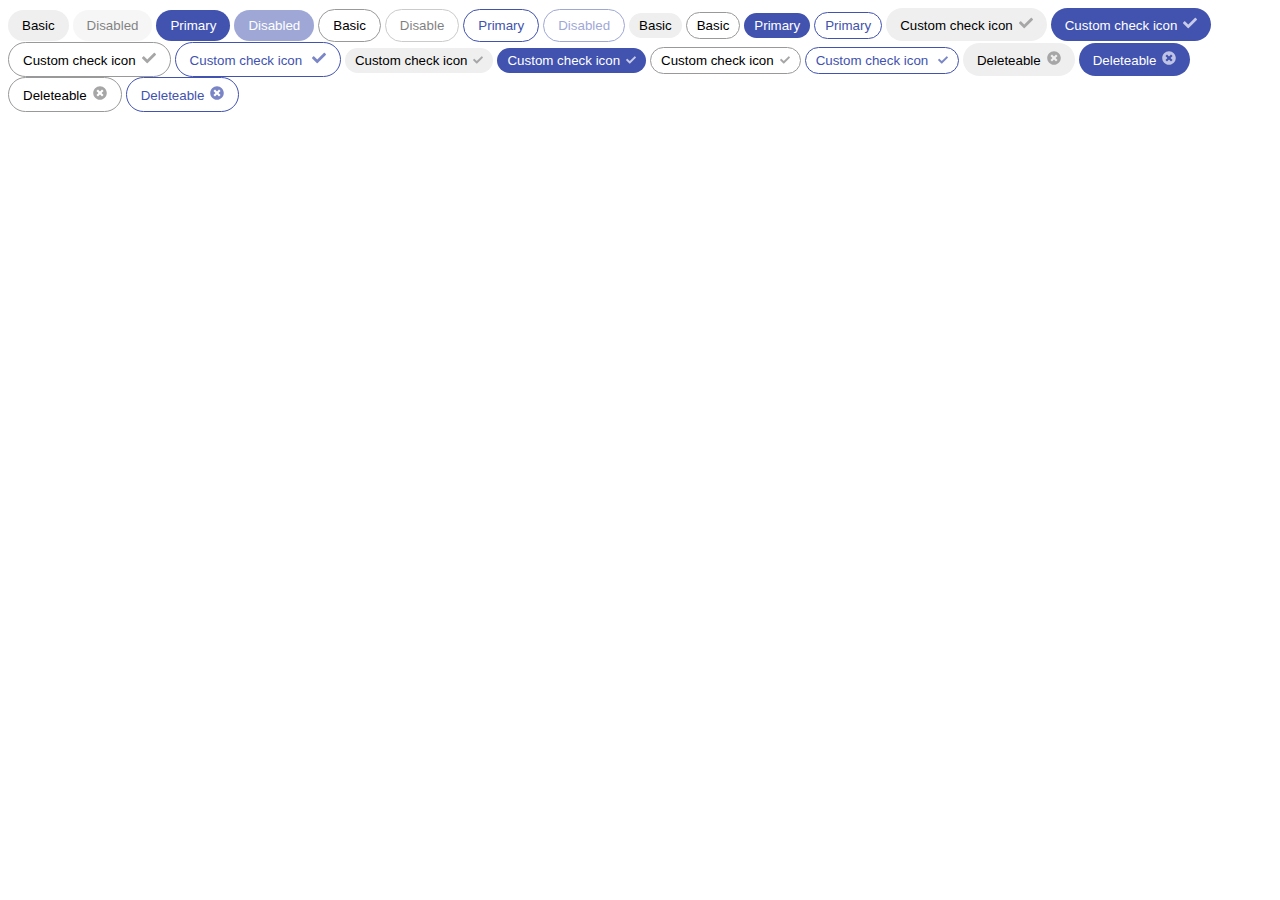
<file: CSS_Test1/index.html>
<!DOCTYPE html>
<html lang="en">
  <head>
    <meta charset="UTF-8" />
    <meta name="viewport" content="width=device-width, initial-scale=1.0" />
    <title>Document</title>
    <link rel="preconnect" href="https://fonts.googleapis.com" />
    <link rel="preconnect" href="https://fonts.gstatic.com" crossorigin />
    <link
      href="https://fonts.googleapis.com/css2?family=Roboto:wght@300;400;500;700&display=swap"
      rel="stylesheet"
    />
    <link rel="stylesheet" href="style.css" />
  </head>
  <body>
    <button class="btn">Basic</button>
    <button class="btn btn-disabled">Disabled</button>
    <button class="btn btn-primary">Primary</button>
    <button class="btn btn-primary btn-disabled">Disabled</button>
    <button class="btn btn-outline">Basic</button>
    <button class="btn btn-outline btn-disabled">Disable</button>
    <button class="btn btn-outline btn-primary">Primary</button>
    <button class="btn btn-outline btn-primary btn-disabled">Disabled</button>
    <button class="btn btn-sm">Basic</button>
    <button class="btn btn-outline btn-sm">Basic</button>
    <button class="btn btn-primary btn-sm">Primary</button>
    <button class="btn btn-outline btn-primary btn-sm">Primary</button>
    <button class="btn btn-check">Custom check icon</button>
    <button class="btn btn-check btn-primary">Custom check icon</button>
    <button class="btn btn-check btn-outline">Custom check icon</button>
    <button class="btn btn-check btn-outline btn-primary">
      Custom check icon
    </button>
    <button class="btn btn-check btn-sm">Custom check icon</button>
    <button class="btn btn-check btn-primary btn-sm">Custom check icon</button>
    <button class="btn btn-check btn-outline btn-sm">Custom check icon</button>
    <button class="btn btn-check btn-outline btn-primary btn-sm">
      Custom check icon
    </button>
    <button class="btn btn-delete">Deleteable</button>
    <button class="btn btn-delete btn-primary">Deleteable</button>
    <button class="btn btn-delete btn-outline">Deleteable</button>
    <button class="btn btn-delete btn-outline btn-primary">Deleteable</button>
  </body>
</html>
</file>
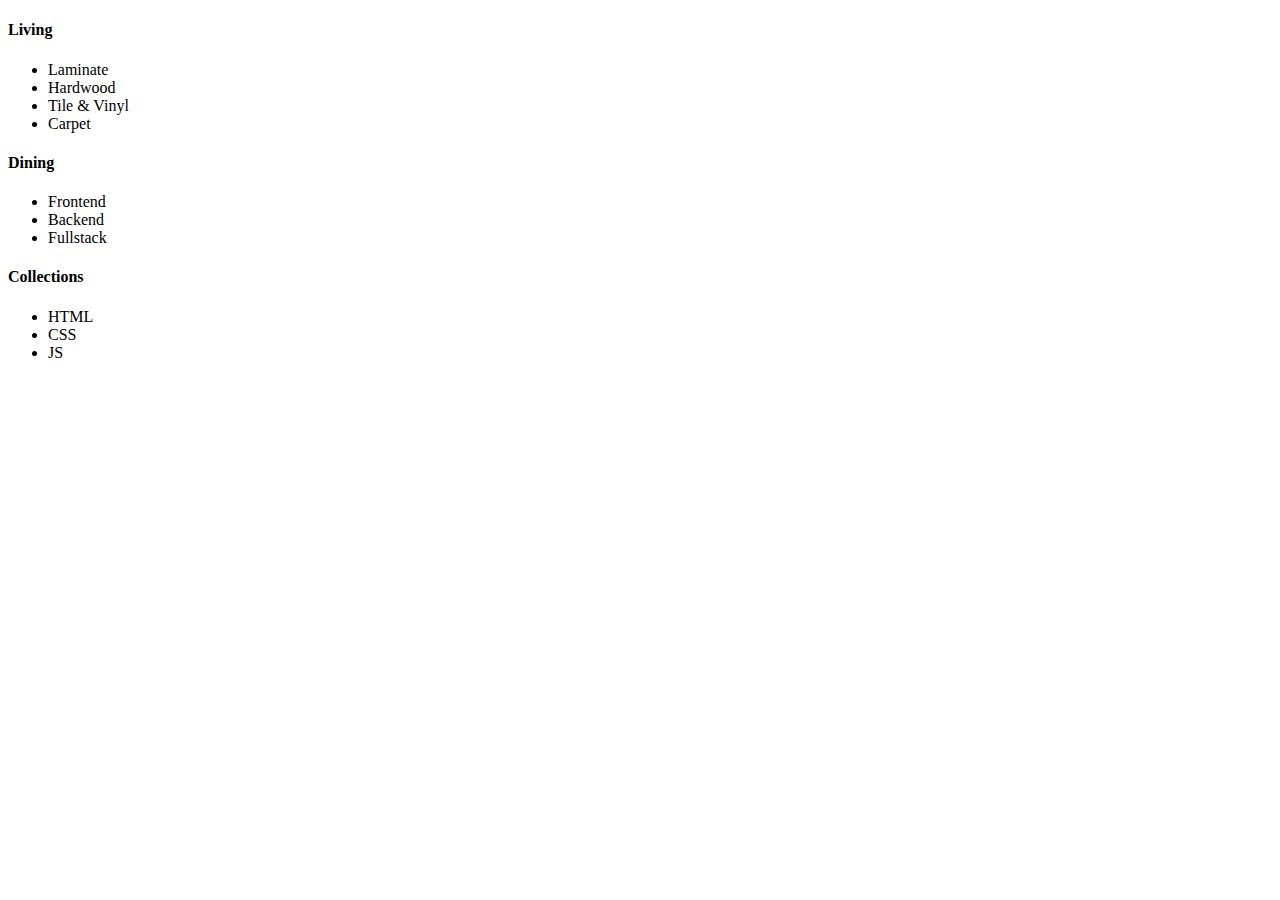
<file: CSS_Test2/index.html>
<!DOCTYPE html>
<html lang="en">
  <head>
    <meta charset="UTF-8" />
    <meta name="viewport" content="width=device-width, initial-scale=1.0" />
    <title>Document</title>
    <link rel="preconnect" href="https://fonts.googleapis.com" />
    <link rel="preconnect" href="https://fonts.gstatic.com" crossorigin />
    <link
      href="https://fonts.googleapis.com/css2?family=Roboto:wght@300;400;500;700&display=swap"
      rel="stylesheet"
    />
    <link rel="stylesheet" href="style.css" />
  </head>
  <body>
    <div class="container">
      <div class="box">
        <h4 class="heading">Living</h4>
        <ul class="list">
          <li class="item">Laminate</li>
          <li class="item">Hardwood</li>
          <li class="item">Tile & Vinyl</li>
          <li class="item">Carpet</li>
        </ul>
      </div>
      <div class="box">
        <h4 class="heading">Dining</h4>
        <ul class="list">
          <li class="item">Frontend</li>
          <li class="item">Backend</li>
          <li class="item">Fullstack</li>
        </ul>
      </div>
      <div class="box">
        <h4 class="heading">Collections</h4>
        <ul class="list">
          <li class="item">HTML</li>
          <li class="item">CSS</li>
          <li class="item">JS</li>
        </ul>
      </div>
    </div>
  </body>
</html>
</file>
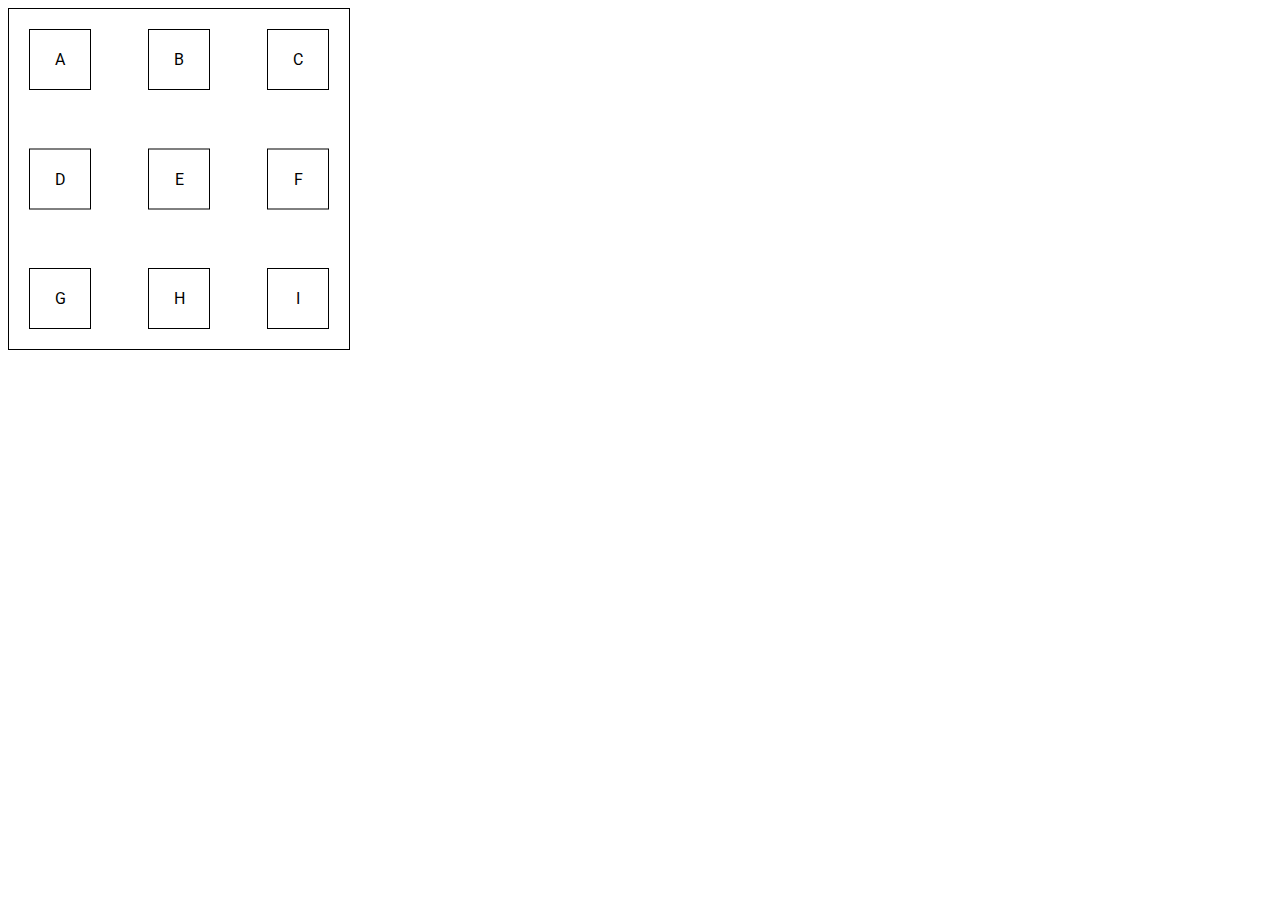
<file: CSS_Test3/index.html>
<!DOCTYPE html>
<html lang="en">
  <head>
    <meta charset="UTF-8" />
    <meta name="viewport" content="width=device-width, initial-scale=1.0" />
    <title>Document</title>
    <link rel="preconnect" href="https://fonts.googleapis.com" />
    <link rel="preconnect" href="https://fonts.gstatic.com" crossorigin />
    <link
      href="https://fonts.googleapis.com/css2?family=Roboto:wght@300;400;500;700&display=swap"
      rel="stylesheet"
    />
    <link rel="stylesheet" href="style.css" />
  </head>
  <body>
    <div class="container">
      <div class="box box-a">A</div>
      <div class="box box-b">B</div>
      <div class="box box-c">C</div>
      <div class="box box-d">D</div>
      <div class="box box-e">E</div>
      <div class="box box-f">F</div>
      <div class="box box-g">G</div>
      <div class="box box-h">H</div>
      <div class="box box-i">I</div>
    </div>
  </body>
</html>
</file>
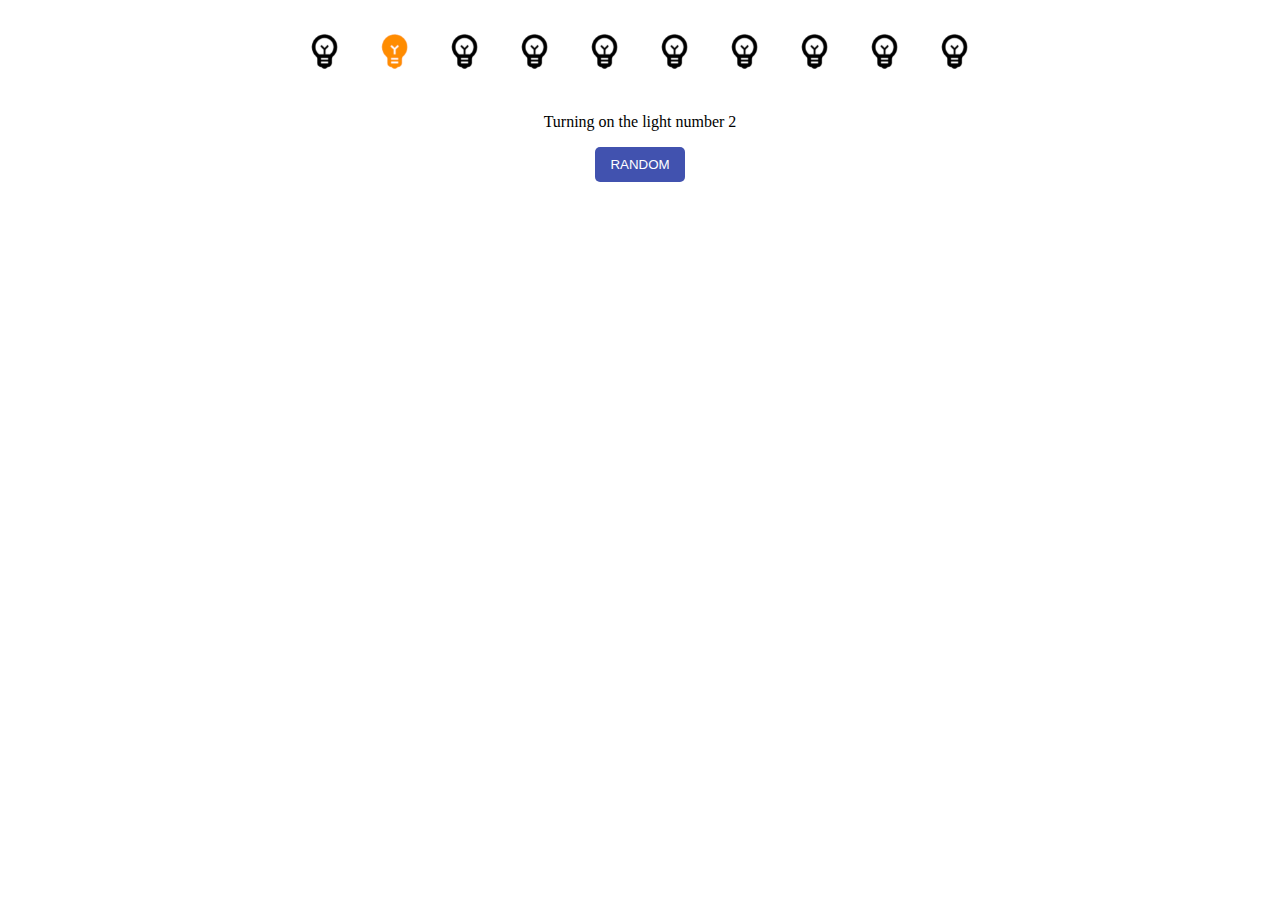
<file: JS_Test2/index.html>
<!DOCTYPE html>
<html lang="en">
  <head>
    <meta charset="UTF-8" />
    <meta name="viewport" content="width=device-width, initial-scale=1.0" />
    <title>Document</title>
    <link rel="stylesheet" href="style.css" />
  </head>
  <body>
    <div class="container"></div>
    <script src="script.js"></script>
  </body>
</html>
</file>
<file: CSS_Test1/style.css>
.btn {
  cursor: pointer;
  font-weight: 500;
  display: inline-block;
  padding: 8px 14px;
  border-radius: 100px;
  border: 0;
}

.btn-disabled {
  opacity: 0.5;
}

.btn-primary {
  color: #fff;
  background-color: #4152af;
}

.btn-outline {
  background-color: #fff;
  border: 1px solid #999;
}

.btn-outline.btn-primary {
  border: 1px solid #4152af;
  color: #4152af;
}

.btn-sm {
  padding: 5px 10px;
}

.btn-delete,
.btn-check {
  position: relative;
}

.btn-delete::after,
.btn-check::after {
  display: inline-block;
  height: 14px;
  width: 14px;
  margin-left: 6px;
  border-radius: 20px;
}

.btn-check::after {
  content: url("./assets/btn-check.svg");
}

.btn-primary.btn-check::after {
  content: url("./assets/btn-check-p.svg");
}

.btn-outline.btn-check::after {
  content: url("./assets/btn-check-o.svg");
}

.btn-outline.btn-primary.btn-check::after {
  content: url("./assets/btn-check-p-o.svg");
}

.btn-delete::after {
  content: url("./assets/btn-delete.svg");
}

.btn-primary.btn-delete::after {
  content: url("./assets/btn-delete-p.svg");
}

.btn-outline.btn-delete::after {
  content: url("./assets/btn-delete-o.svg");
}

.btn-outline.btn-primary.btn-delete::after {
  content: url("./assets/btn-delete-p-o.svg");
}

.btn-sm.btn-delete::after,
.btn-sm.btn-check::after {
  height: 10px;
  width: 10px;
}
</file>
<file: CSS_Test2/style.css>
@media screen and (max-width: 768px) {
  * {
    margin: 0;
    padding: 0;
  }

  body {
    font-family: sans-serif;
  }

  .container {
    background-color: #222835;
    padding: 0 10px;
  }

  .box {
    border-top: 1px solid #444;
    border-bottom: 1px solid #444;
  }

  .heading {
    padding: 20px;
    color: #fff;
    background-color: #222835;
    position: relative;
  }

  .heading::after {
    content: "\002B";
    display: block;
    position: absolute;
    top: 20px;
    right: 20px;
  }

  .heading:hover + .list {
    display: block;
  }

  .heading:hover::after {
    content: "\2212";
  }

  .list {
    display: none;
    background-color: #10141f;
    color: #6a6b6e;
    padding: 20px 40px;
    margin: 0 -10px;
  }

  .item {
    margin: 20px 0;
  }
}
</file>
<file: CSS_Test3/style.css>
.container {
  width: 300px;
  height: 300px;
  padding: 20px;
  border: 1px solid #000;
  position: relative;
}

.box {
  font-family: "Roboto", sans-serif;
  position: absolute;
  width: 20px;
  padding: 20px;
  border: 1px solid #000;
  text-align: center;
}

.box-a {
  top: 20px;
  left: 20px;
}

.box-b {
  top: 20px;
  left: 50%;
  transform: translateX(-50%);
}

.box-c {
  top: 20px;
  right: 20px;
}

.box-d {
  top: 50%;
  left: 20px;
  transform: translateY(-50%);
}

.box-e {
  top: 50%;
  left: 50%;
  transform: translate(-50%, -50%);
}

.box-f {
  top: 50%;
  right: 20px;
  transform: translateY(-50%);
}

.box-g {
  bottom: 20px;
  left: 20px;
}

.box-h {
  bottom: 20px;
  left: 50%;
  transform: translateX(-50%);
}

.box-i {
  bottom: 20px;
  right: 20px;
}
</file>
<file: JS_Test2/style.css>
.light-img {
  width: 30px;
  margin: 20px;
}

.container {
  display: flex;
  flex-direction: column;
  justify-content: center;
  align-items: center;
}

.random-button {
  font-weight: 500;
  color: #fff;
  background-color: #4152af;
  border: 0;
  padding: 10px 15px;
  border-radius: 5px;
  cursor: pointer;
}
</file>
